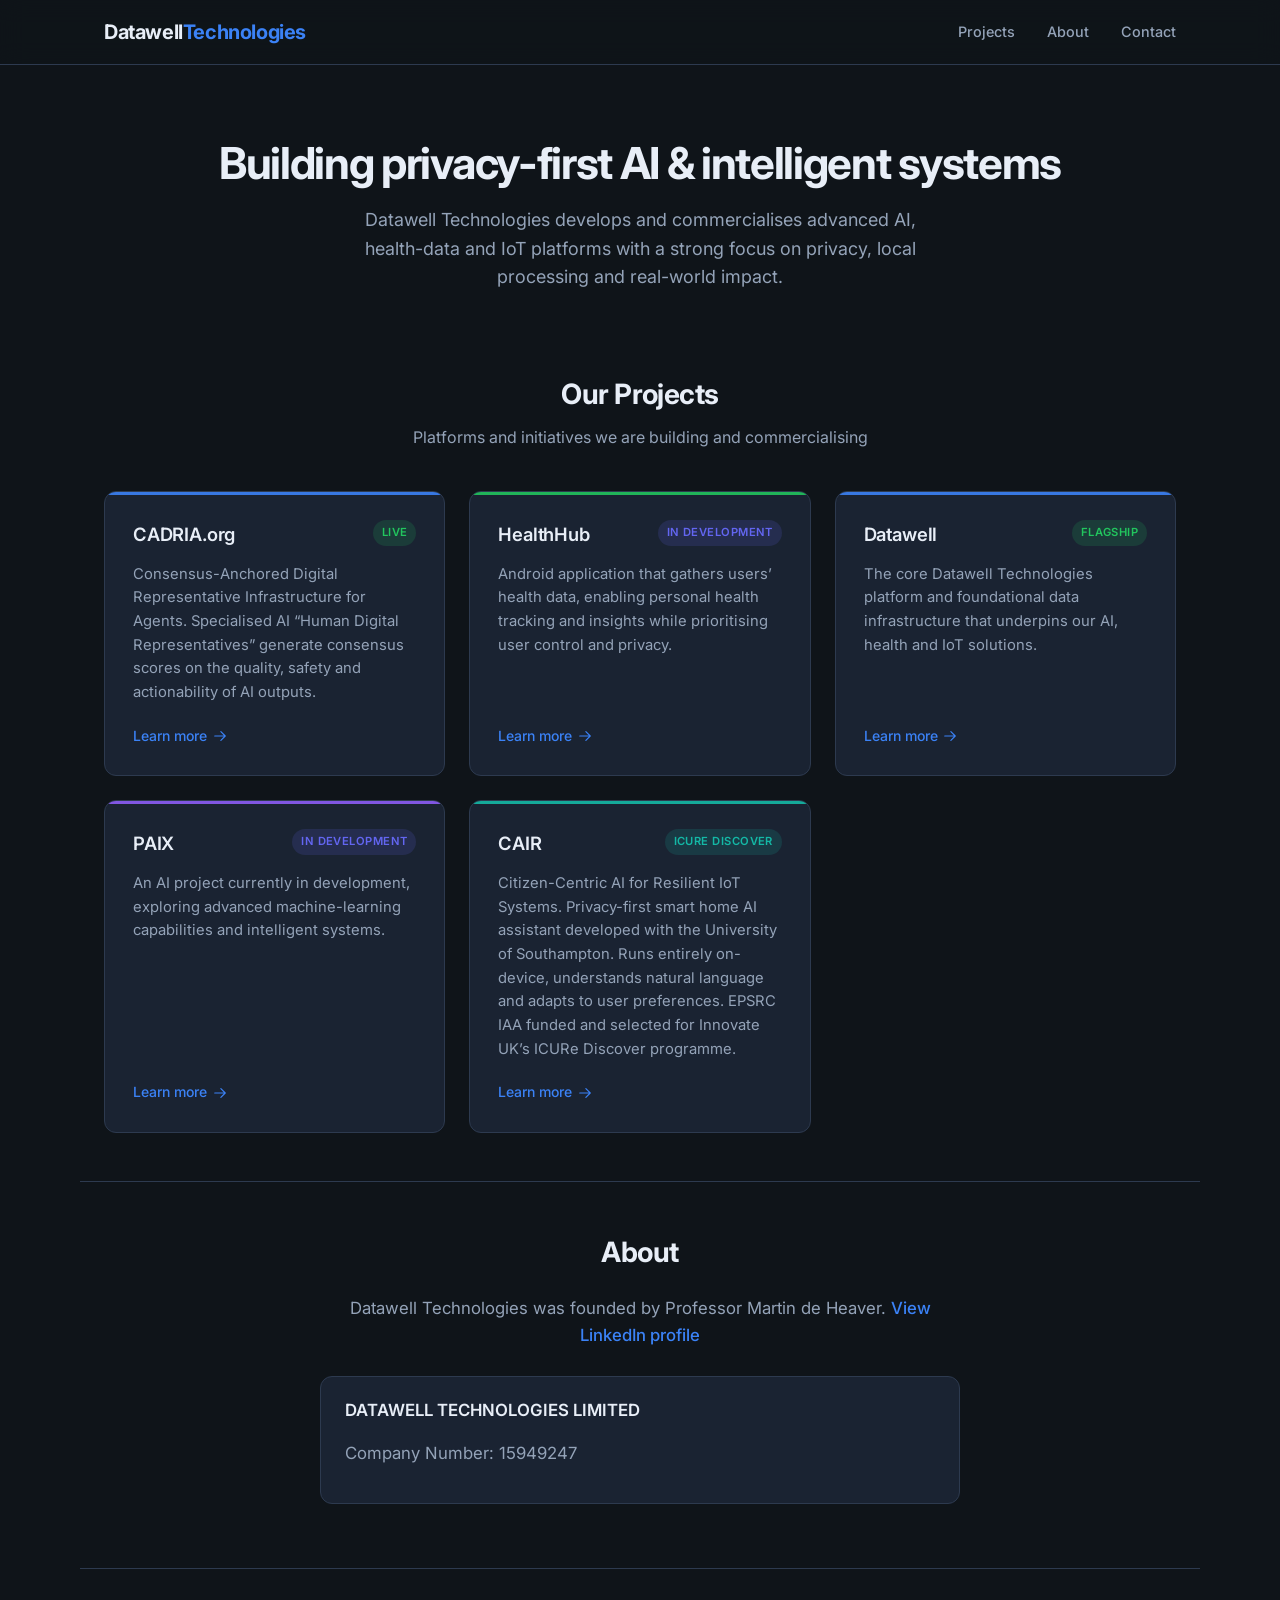
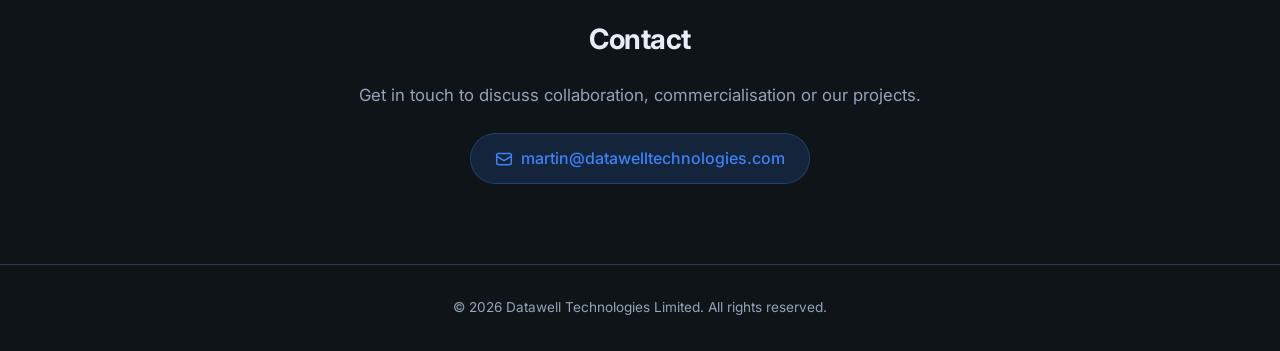
<file: index.html>
<!DOCTYPE html>
<html lang="en">
<head>
  <meta charset="UTF-8">
  <meta name="viewport" content="width=device-width, initial-scale=1.0">
  <title>Datawell Technologies</title>
  <meta name="description" content="Datawell Technologies – privacy-first AI, health data and intelligent systems.">
  <link rel="preconnect" href="https://fonts.googleapis.com">
  <link rel="preconnect" href="https://fonts.gstatic.com" crossorigin>
  <link href="https://fonts.googleapis.com/css2?family=Inter:wght@400;500;600;700&display=swap" rel="stylesheet">
  <link rel="stylesheet" href="styles.css">
</head>
<body>
  <header>
    <div class="nav">
      <a href="/" class="logo">Datawell<span>Technologies</span></a>
      <nav>
        <a href="#projects">Projects</a>
        <a href="#about">About</a>
        <a href="#contact">Contact</a>
      </nav>
    </div>
  </header>

  <section class="hero">
    <h1>Building privacy-first AI &amp; intelligent systems</h1>
    <p>Datawell Technologies develops and commercialises advanced AI, health-data and IoT platforms with a strong focus on privacy, local processing and real-world impact.</p>
  </section>

  <section class="projects" id="projects">
    <div class="section-header">
      <h2>Our Projects</h2>
      <p>Platforms and initiatives we are building and commercialising</p>
    </div>

    <div class="grid">
      <!-- CADRIA -->
      <article class="card cadria">
        <div class="card-header">
          <h3>CADRIA.org</h3>
          <span class="badge live">Live</span>
        </div>
        <p>Consensus-Anchored Digital Representative Infrastructure for Agents. Specialised AI “Human Digital Representatives” generate consensus scores on the quality, safety and actionability of AI outputs.</p>
        <a href="cadria.html" class="card-link">
          Learn more
          <svg xmlns="http://www.w3.org/2000/svg" fill="none" viewBox="0 0 24 24" stroke="currentColor" stroke-width="2">
            <path stroke-linecap="round" stroke-linejoin="round" d="M13.5 4.5 21 12m0 0-7.5 7.5M21 12H3" />
          </svg>
        </a>
      </article>

      <!-- HealthHub -->
      <article class="card healthhub">
        <div class="card-header">
          <h3>HealthHub</h3>
          <span class="badge dev">In development</span>
        </div>
        <p>Android application that gathers users’ health data, enabling personal health tracking and insights while prioritising user control and privacy.</p>
        <a href="healthhub.html" class="card-link">
          Learn more
          <svg xmlns="http://www.w3.org/2000/svg" fill="none" viewBox="0 0 24 24" stroke="currentColor" stroke-width="2">
            <path stroke-linecap="round" stroke-linejoin="round" d="M13.5 4.5 21 12m0 0-7.5 7.5M21 12H3" />
          </svg>
        </a>
      </article>

      <!-- Datawell -->
      <article class="card datawell">
        <div class="card-header">
          <h3>Datawell</h3>
          <span class="badge live">Flagship</span>
        </div>
        <p>The core Datawell Technologies platform and foundational data infrastructure that underpins our AI, health and IoT solutions.</p>
        <a href="datawell.html" class="card-link">
          Learn more
          <svg xmlns="http://www.w3.org/2000/svg" fill="none" viewBox="0 0 24 24" stroke="currentColor" stroke-width="2">
            <path stroke-linecap="round" stroke-linejoin="round" d="M13.5 4.5 21 12m0 0-7.5 7.5M21 12H3" />
          </svg>
        </a>
      </article>

      <!-- PAIX -->
      <article class="card paix">
        <div class="card-header">
          <h3>PAIX</h3>
          <span class="badge dev">In development</span>
        </div>
        <p>An AI project currently in development, exploring advanced machine-learning capabilities and intelligent systems.</p>
        <a href="paix.html" class="card-link">
          Learn more
          <svg xmlns="http://www.w3.org/2000/svg" fill="none" viewBox="0 0 24 24" stroke="currentColor" stroke-width="2">
            <path stroke-linecap="round" stroke-linejoin="round" d="M13.5 4.5 21 12m0 0-7.5 7.5M21 12H3" />
          </svg>
        </a>
      </article>

      <!-- CAIR -->
      <article class="card cair">
        <div class="card-header">
          <h3>CAIR</h3>
          <span class="badge partner">ICURe Discover</span>
        </div>
        <p>Citizen-Centric AI for Resilient IoT Systems. Privacy-first smart home AI assistant developed with the University of Southampton. Runs entirely on-device, understands natural language and adapts to user preferences. EPSRC IAA funded and selected for Innovate UK’s ICURe Discover programme.</p>
        <a href="cair.html" class="card-link">
          Learn more
          <svg xmlns="http://www.w3.org/2000/svg" fill="none" viewBox="0 0 24 24" stroke="currentColor" stroke-width="2">
            <path stroke-linecap="round" stroke-linejoin="round" d="M13.5 4.5 21 12m0 0-7.5 7.5M21 12H3" />
          </svg>
        </a>
      </article>
    </div>
  </section>

  <section class="about" id="about">
    <div class="content-block">
      <h2>About</h2>
      <p>
        Datawell Technologies was founded by Professor Martin de Heaver.
        <a href="https://www.linkedin.com/in/martin-de-heaver-79b78a162/" target="_blank" rel="noopener">View LinkedIn profile</a>
      </p>
      <div class="company-details">
        <p><strong>DATAWELL TECHNOLOGIES LIMITED</strong></p>
        <p>Company Number: 15949247</p>
      </div>
    </div>
  </section>

  <section class="contact" id="contact">
    <div class="content-block">
      <h2>Contact</h2>
      <p>Get in touch to discuss collaboration, commercialisation or our projects.</p>
      <a href="mailto:martin@datawelltechnologies.com" class="email-link">
        <svg xmlns="http://www.w3.org/2000/svg" fill="none" viewBox="0 0 24 24" stroke="currentColor" stroke-width="2">
          <path stroke-linecap="round" stroke-linejoin="round" d="M21.75 6.75v10.5a2.25 2.25 0 01-2.25 2.25h-15a2.25 2.25 0 01-2.25-2.25V6.75m19.5 0A2.25 2.25 0 0019.5 4.5h-15a2.25 2.25 0 00-2.25 2.25m19.5 0v.243a2.25 2.25 0 01-1.07 1.916l-7.5 4.615a2.25 2.25 0 01-2.36 0L3.32 8.91a2.25 2.25 0 01-1.07-1.916V6.75" />
        </svg>
        martin@datawelltechnologies.com
      </a>
    </div>
  </section>

  <footer>
    <p>&copy; 2026 Datawell Technologies Limited. All rights reserved.</p>
  </footer>
</body>
</html>
</file>
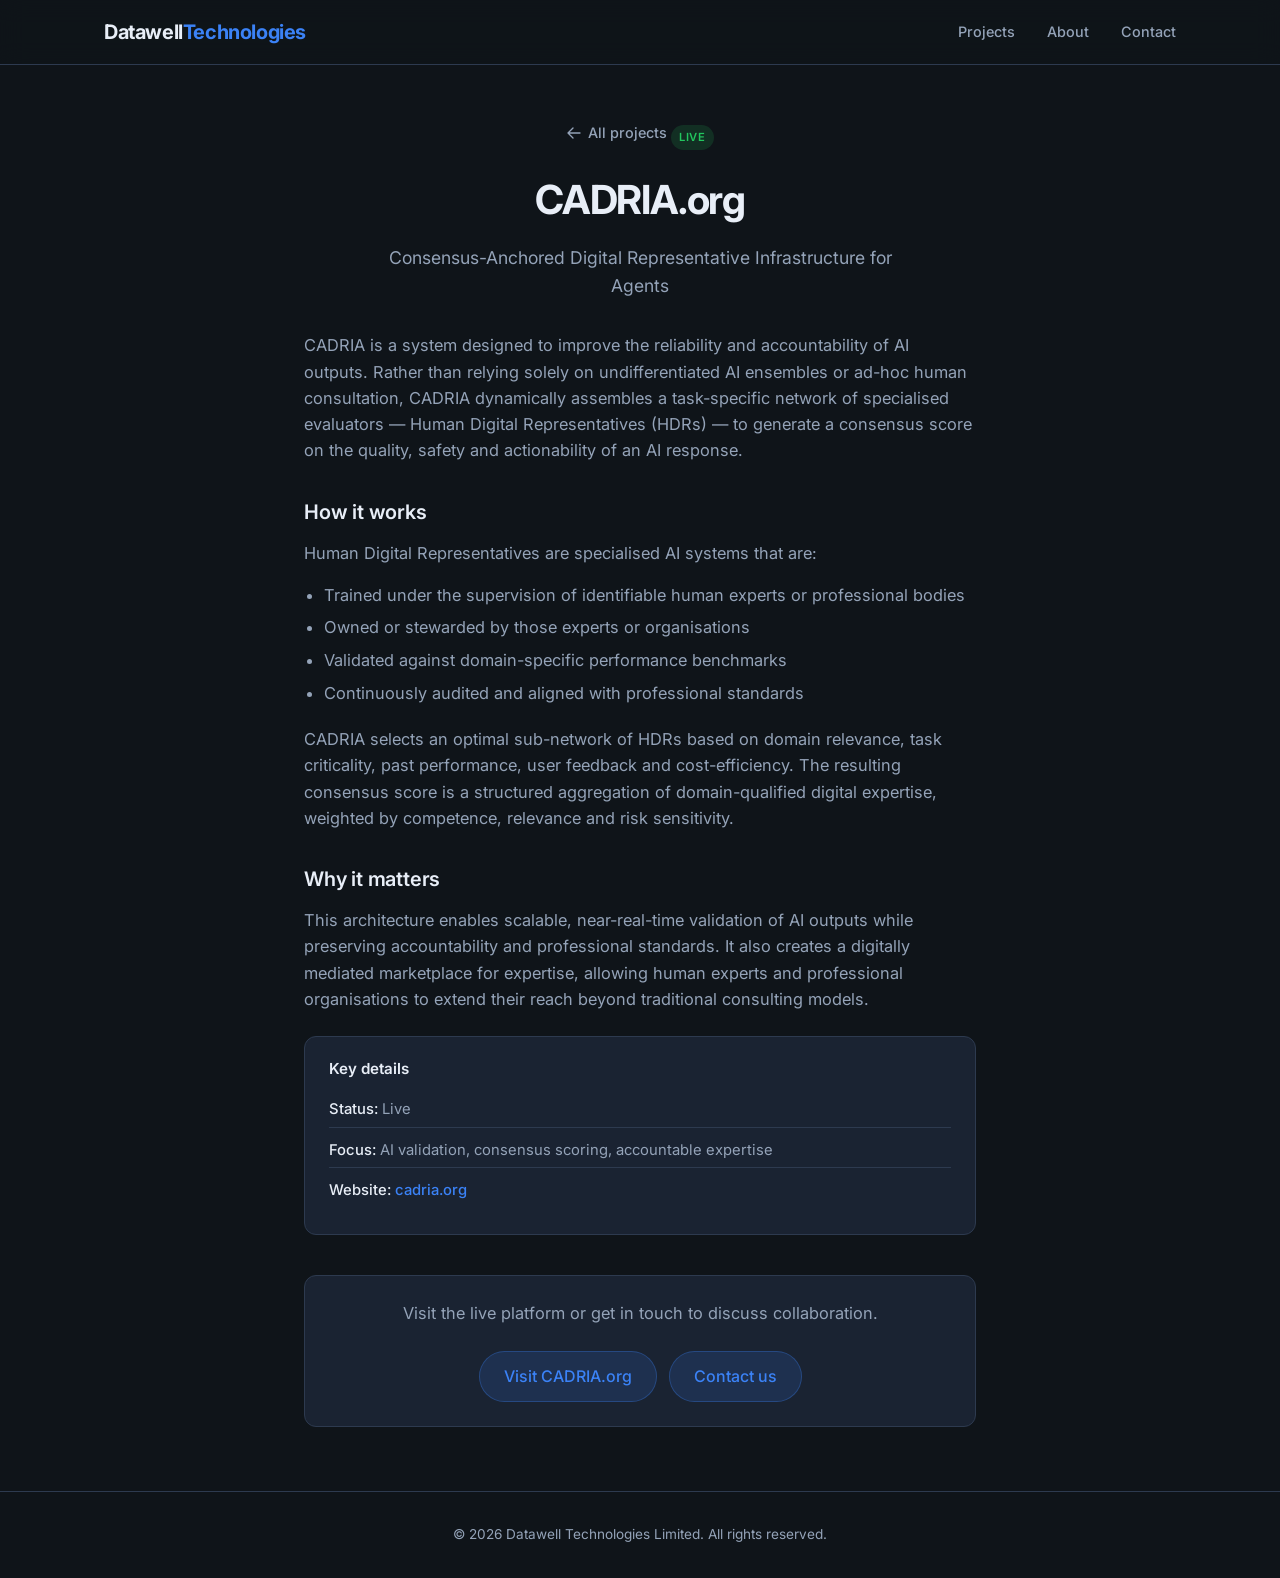
<file: cadria.html>
<!DOCTYPE html>
<html lang="en">
<head>
  <meta charset="UTF-8">
  <meta name="viewport" content="width=device-width, initial-scale=1.0">
  <title>CADRIA.org | Datawell Technologies</title>
  <meta name="description" content="CADRIA – Consensus-Anchored Digital Representative Infrastructure for Agents.">
  <link rel="preconnect" href="https://fonts.googleapis.com">
  <link rel="preconnect" href="https://fonts.gstatic.com" crossorigin>
  <link href="https://fonts.googleapis.com/css2?family=Inter:wght@400;500;600;700&display=swap" rel="stylesheet">
  <link rel="stylesheet" href="styles.css">
</head>
<body>
  <header>
    <div class="nav">
      <a href="index.html" class="logo">Datawell<span>Technologies</span></a>
      <nav>
        <a href="index.html#projects">Projects</a>
        <a href="index.html#about">About</a>
        <a href="index.html#contact">Contact</a>
      </nav>
    </div>
  </header>

  <section class="project-hero">
    <a href="index.html#projects" class="back-link">
      <svg xmlns="http://www.w3.org/2000/svg" fill="none" viewBox="0 0 24 24" stroke="currentColor" stroke-width="2">
        <path stroke-linecap="round" stroke-linejoin="round" d="M10.5 19.5 3 12m0 0 7.5-7.5M3 12h18" />
      </svg>
      All projects
    </a>
    <span class="badge live">Live</span>
    <h1>CADRIA.org</h1>
    <p class="subtitle">Consensus-Anchored Digital Representative Infrastructure for Agents</p>
  </section>

  <div class="project-content">
    <p>CADRIA is a system designed to improve the reliability and accountability of AI outputs. Rather than relying solely on undifferentiated AI ensembles or ad-hoc human consultation, CADRIA dynamically assembles a task-specific network of specialised evaluators — Human Digital Representatives (HDRs) — to generate a consensus score on the quality, safety and actionability of an AI response.</p>

    <h2>How it works</h2>
    <p>Human Digital Representatives are specialised AI systems that are:</p>
    <ul>
      <li>Trained under the supervision of identifiable human experts or professional bodies</li>
      <li>Owned or stewarded by those experts or organisations</li>
      <li>Validated against domain-specific performance benchmarks</li>
      <li>Continuously audited and aligned with professional standards</li>
    </ul>
    <p>CADRIA selects an optimal sub-network of HDRs based on domain relevance, task criticality, past performance, user feedback and cost-efficiency. The resulting consensus score is a structured aggregation of domain-qualified digital expertise, weighted by competence, relevance and risk sensitivity.</p>

    <h2>Why it matters</h2>
    <p>This architecture enables scalable, near-real-time validation of AI outputs while preserving accountability and professional standards. It also creates a digitally mediated marketplace for expertise, allowing human experts and professional organisations to extend their reach beyond traditional consulting models.</p>

    <div class="key-details">
      <h3>Key details</h3>
      <ul>
        <li><strong>Status:</strong> Live</li>
        <li><strong>Focus:</strong> AI validation, consensus scoring, accountable expertise</li>
        <li><strong>Website:</strong> <a href="https://cadria.org" target="_blank" rel="noopener">cadria.org</a></li>
      </ul>
    </div>

    <div class="cta-box">
      <p>Visit the live platform or get in touch to discuss collaboration.</p>
      <a href="https://cadria.org" class="email-link" target="_blank" rel="noopener">Visit CADRIA.org</a>
      &nbsp;
      <a href="mailto:martin@datawelltechnologies.com" class="email-link">Contact us</a>
    </div>
  </div>

  <footer>
    <p>&copy; 2026 Datawell Technologies Limited. All rights reserved.</p>
  </footer>
</body>
</html>
</file>
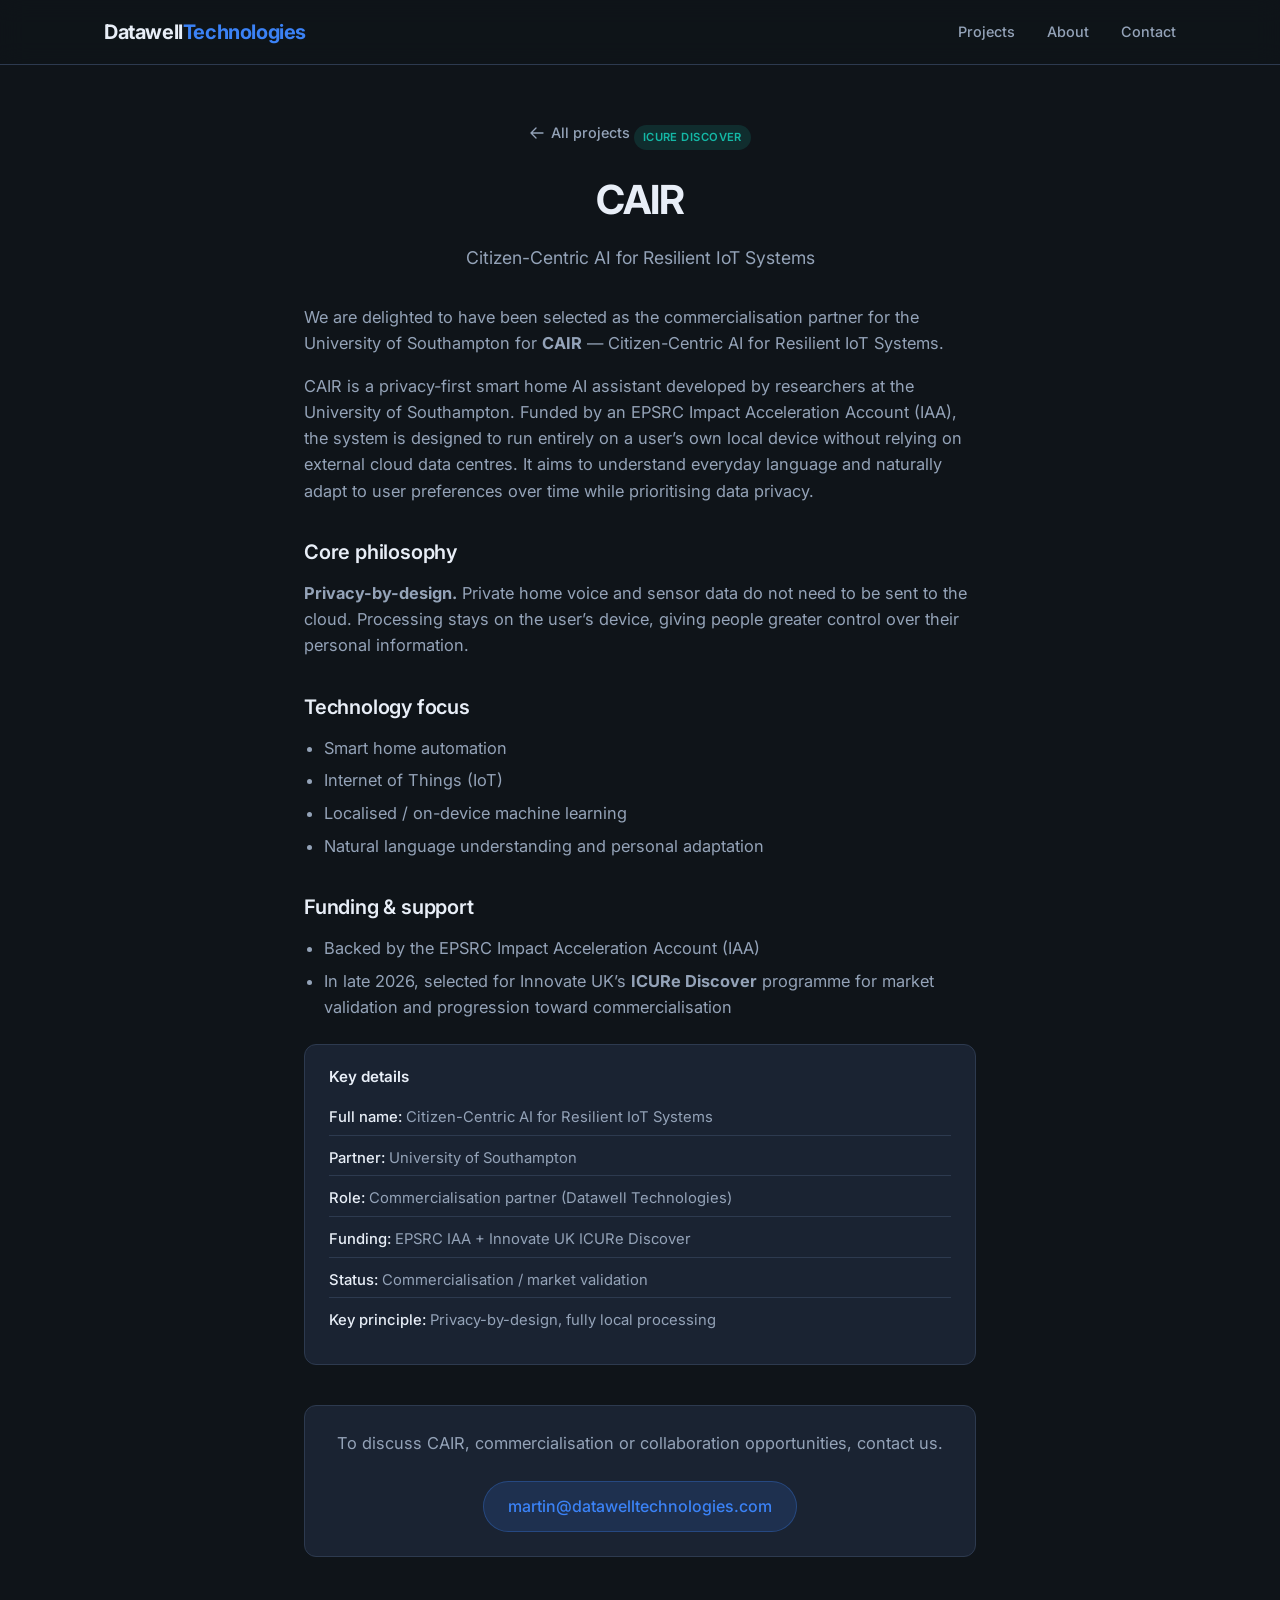
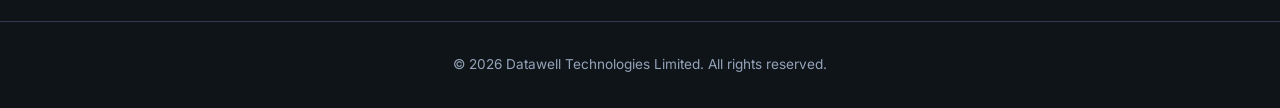
<file: cair.html>
<!DOCTYPE html>
<html lang="en">
<head>
  <meta charset="UTF-8">
  <meta name="viewport" content="width=device-width, initial-scale=1.0">
  <title>CAIR | Datawell Technologies</title>
  <meta name="description" content="CAIR – Citizen-Centric AI for Resilient IoT Systems. Privacy-first smart home AI assistant with the University of Southampton.">
  <link rel="preconnect" href="https://fonts.googleapis.com">
  <link rel="preconnect" href="https://fonts.gstatic.com" crossorigin>
  <link href="https://fonts.googleapis.com/css2?family=Inter:wght@400;500;600;700&display=swap" rel="stylesheet">
  <link rel="stylesheet" href="styles.css">
</head>
<body>
  <header>
    <div class="nav">
      <a href="index.html" class="logo">Datawell<span>Technologies</span></a>
      <nav>
        <a href="index.html#projects">Projects</a>
        <a href="index.html#about">About</a>
        <a href="index.html#contact">Contact</a>
      </nav>
    </div>
  </header>

  <section class="project-hero">
    <a href="index.html#projects" class="back-link">
      <svg xmlns="http://www.w3.org/2000/svg" fill="none" viewBox="0 0 24 24" stroke="currentColor" stroke-width="2">
        <path stroke-linecap="round" stroke-linejoin="round" d="M10.5 19.5 3 12m0 0 7.5-7.5M3 12h18" />
      </svg>
      All projects
    </a>
    <span class="badge partner">ICURe Discover</span>
    <h1>CAIR</h1>
    <p class="subtitle">Citizen-Centric AI for Resilient IoT Systems</p>
  </section>

  <div class="project-content">
    <p>We are delighted to have been selected as the commercialisation partner for the University of Southampton for <strong>CAIR</strong> — Citizen-Centric AI for Resilient IoT Systems.</p>

    <p>CAIR is a privacy-first smart home AI assistant developed by researchers at the University of Southampton. Funded by an EPSRC Impact Acceleration Account (IAA), the system is designed to run entirely on a user’s own local device without relying on external cloud data centres. It aims to understand everyday language and naturally adapt to user preferences over time while prioritising data privacy.</p>

    <h2>Core philosophy</h2>
    <p><strong>Privacy-by-design.</strong> Private home voice and sensor data do not need to be sent to the cloud. Processing stays on the user’s device, giving people greater control over their personal information.</p>

    <h2>Technology focus</h2>
    <ul>
      <li>Smart home automation</li>
      <li>Internet of Things (IoT)</li>
      <li>Localised / on-device machine learning</li>
      <li>Natural language understanding and personal adaptation</li>
    </ul>

    <h2>Funding &amp; support</h2>
    <ul>
      <li>Backed by the EPSRC Impact Acceleration Account (IAA)</li>
      <li>In late 2026, selected for Innovate UK’s <strong>ICURe Discover</strong> programme for market validation and progression toward commercialisation</li>
    </ul>

    <div class="key-details">
      <h3>Key details</h3>
      <ul>
        <li><strong>Full name:</strong> Citizen-Centric AI for Resilient IoT Systems</li>
        <li><strong>Partner:</strong> University of Southampton</li>
        <li><strong>Role:</strong> Commercialisation partner (Datawell Technologies)</li>
        <li><strong>Funding:</strong> EPSRC IAA + Innovate UK ICURe Discover</li>
        <li><strong>Status:</strong> Commercialisation / market validation</li>
        <li><strong>Key principle:</strong> Privacy-by-design, fully local processing</li>
      </ul>
    </div>

    <div class="cta-box">
      <p>To discuss CAIR, commercialisation or collaboration opportunities, contact us.</p>
      <a href="mailto:martin@datawelltechnologies.com" class="email-link">martin@datawelltechnologies.com</a>
    </div>
  </div>

  <footer>
    <p>&copy; 2026 Datawell Technologies Limited. All rights reserved.</p>
  </footer>
</body>
</html>
</file>
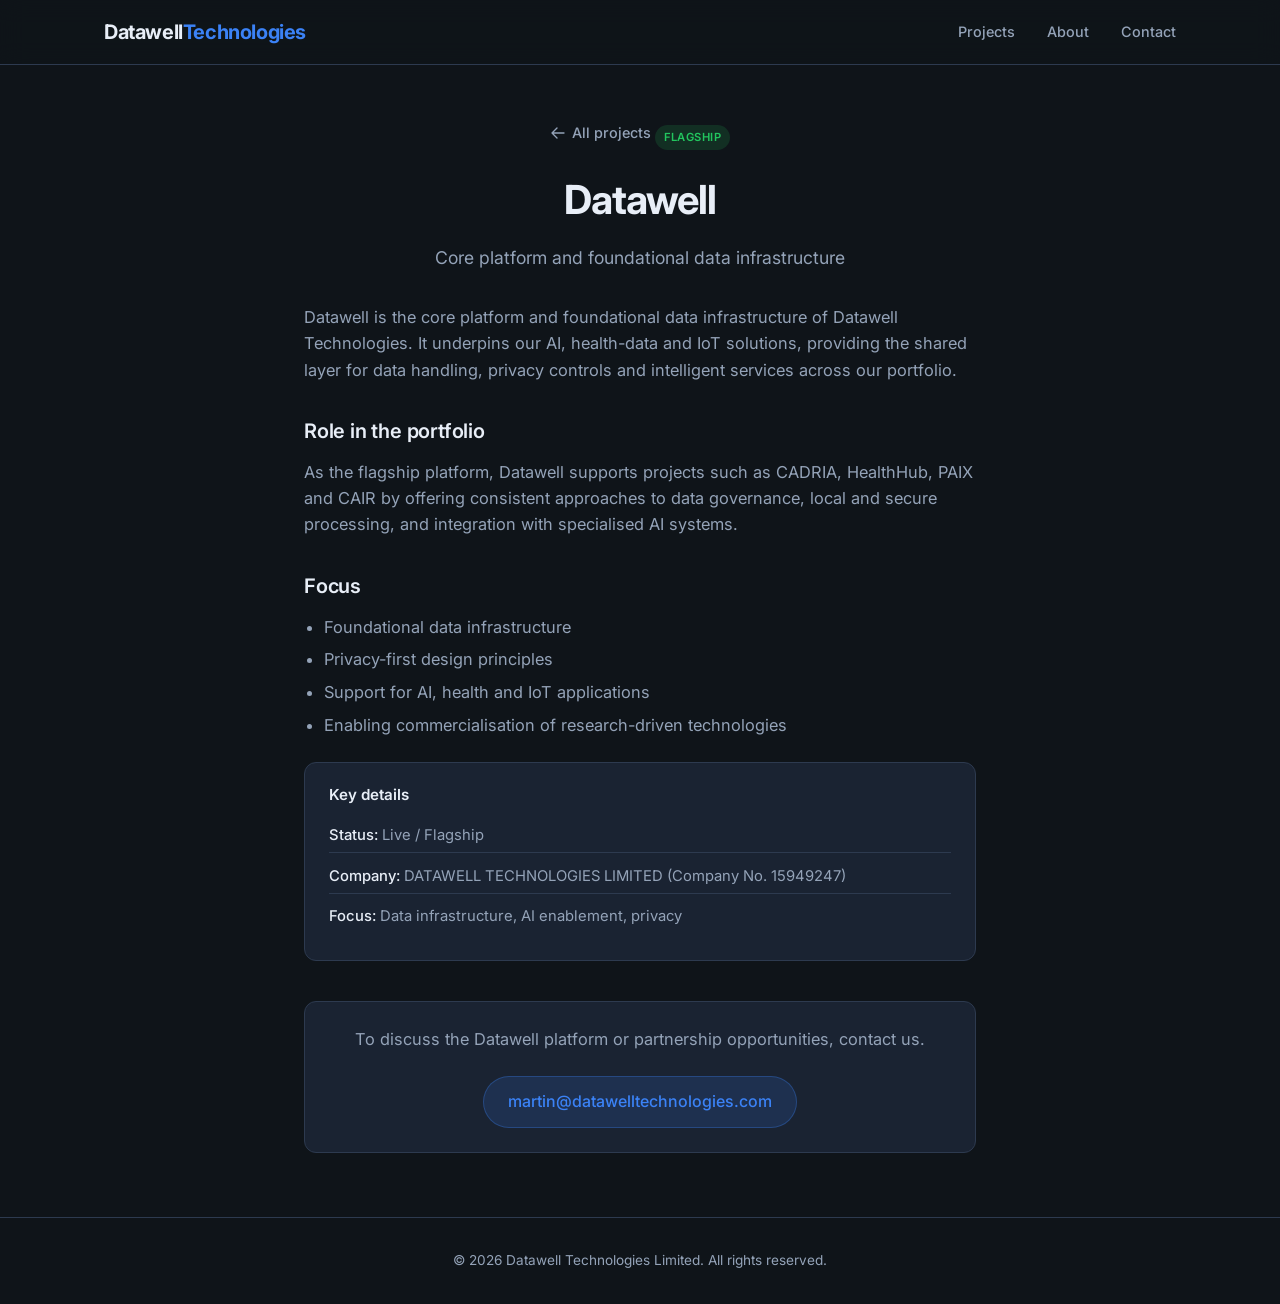
<file: datawell.html>
<!DOCTYPE html>
<html lang="en">
<head>
  <meta charset="UTF-8">
  <meta name="viewport" content="width=device-width, initial-scale=1.0">
  <title>Datawell Platform | Datawell Technologies</title>
  <meta name="description" content="Datawell – core platform and foundational data infrastructure.">
  <link rel="preconnect" href="https://fonts.googleapis.com">
  <link rel="preconnect" href="https://fonts.gstatic.com" crossorigin>
  <link href="https://fonts.googleapis.com/css2?family=Inter:wght@400;500;600;700&display=swap" rel="stylesheet">
  <link rel="stylesheet" href="styles.css">
</head>
<body>
  <header>
    <div class="nav">
      <a href="index.html" class="logo">Datawell<span>Technologies</span></a>
      <nav>
        <a href="index.html#projects">Projects</a>
        <a href="index.html#about">About</a>
        <a href="index.html#contact">Contact</a>
      </nav>
    </div>
  </header>

  <section class="project-hero">
    <a href="index.html#projects" class="back-link">
      <svg xmlns="http://www.w3.org/2000/svg" fill="none" viewBox="0 0 24 24" stroke="currentColor" stroke-width="2">
        <path stroke-linecap="round" stroke-linejoin="round" d="M10.5 19.5 3 12m0 0 7.5-7.5M3 12h18" />
      </svg>
      All projects
    </a>
    <span class="badge live">Flagship</span>
    <h1>Datawell</h1>
    <p class="subtitle">Core platform and foundational data infrastructure</p>
  </section>

  <div class="project-content">
    <p>Datawell is the core platform and foundational data infrastructure of Datawell Technologies. It underpins our AI, health-data and IoT solutions, providing the shared layer for data handling, privacy controls and intelligent services across our portfolio.</p>

    <h2>Role in the portfolio</h2>
    <p>As the flagship platform, Datawell supports projects such as CADRIA, HealthHub, PAIX and CAIR by offering consistent approaches to data governance, local and secure processing, and integration with specialised AI systems.</p>

    <h2>Focus</h2>
    <ul>
      <li>Foundational data infrastructure</li>
      <li>Privacy-first design principles</li>
      <li>Support for AI, health and IoT applications</li>
      <li>Enabling commercialisation of research-driven technologies</li>
    </ul>

    <div class="key-details">
      <h3>Key details</h3>
      <ul>
        <li><strong>Status:</strong> Live / Flagship</li>
        <li><strong>Company:</strong> DATAWELL TECHNOLOGIES LIMITED (Company No. 15949247)</li>
        <li><strong>Focus:</strong> Data infrastructure, AI enablement, privacy</li>
      </ul>
    </div>

    <div class="cta-box">
      <p>To discuss the Datawell platform or partnership opportunities, contact us.</p>
      <a href="mailto:martin@datawelltechnologies.com" class="email-link">martin@datawelltechnologies.com</a>
    </div>
  </div>

  <footer>
    <p>&copy; 2026 Datawell Technologies Limited. All rights reserved.</p>
  </footer>
</body>
</html>
</file>
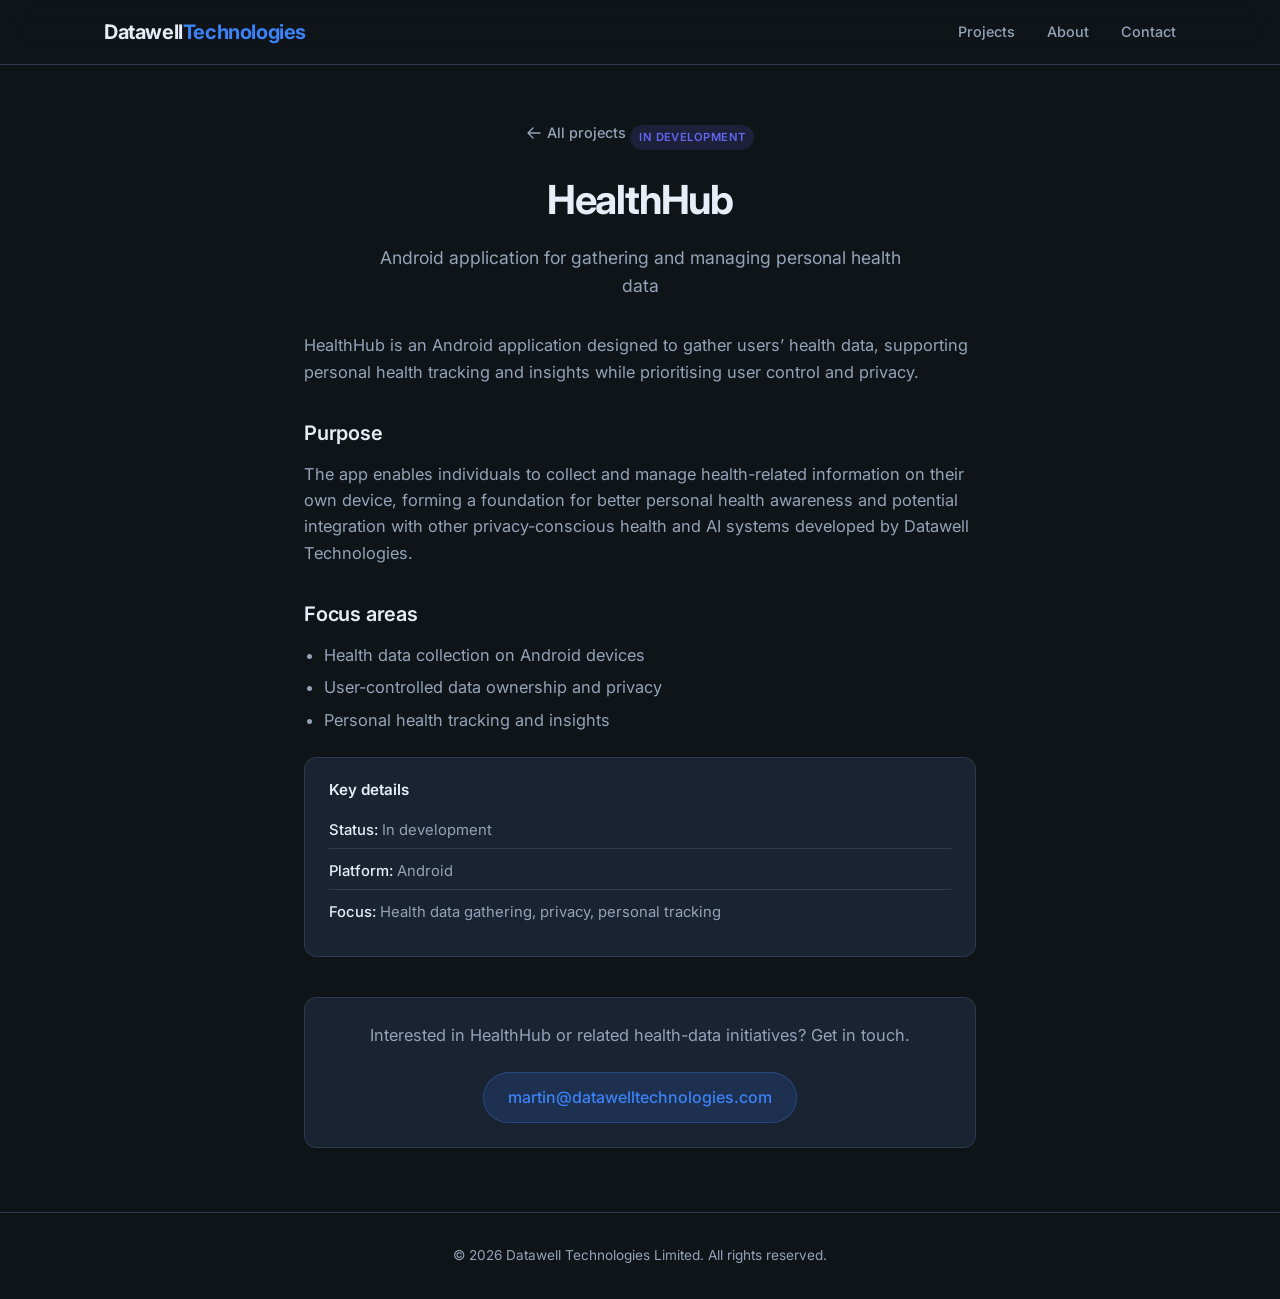
<file: healthhub.html>
<!DOCTYPE html>
<html lang="en">
<head>
  <meta charset="UTF-8">
  <meta name="viewport" content="width=device-width, initial-scale=1.0">
  <title>HealthHub | Datawell Technologies</title>
  <meta name="description" content="HealthHub – Android application that gathers users’ health data.">
  <link rel="preconnect" href="https://fonts.googleapis.com">
  <link rel="preconnect" href="https://fonts.gstatic.com" crossorigin>
  <link href="https://fonts.googleapis.com/css2?family=Inter:wght@400;500;600;700&display=swap" rel="stylesheet">
  <link rel="stylesheet" href="styles.css">
</head>
<body>
  <header>
    <div class="nav">
      <a href="index.html" class="logo">Datawell<span>Technologies</span></a>
      <nav>
        <a href="index.html#projects">Projects</a>
        <a href="index.html#about">About</a>
        <a href="index.html#contact">Contact</a>
      </nav>
    </div>
  </header>

  <section class="project-hero">
    <a href="index.html#projects" class="back-link">
      <svg xmlns="http://www.w3.org/2000/svg" fill="none" viewBox="0 0 24 24" stroke="currentColor" stroke-width="2">
        <path stroke-linecap="round" stroke-linejoin="round" d="M10.5 19.5 3 12m0 0 7.5-7.5M3 12h18" />
      </svg>
      All projects
    </a>
    <span class="badge dev">In development</span>
    <h1>HealthHub</h1>
    <p class="subtitle">Android application for gathering and managing personal health data</p>
  </section>

  <div class="project-content">
    <p>HealthHub is an Android application designed to gather users’ health data, supporting personal health tracking and insights while prioritising user control and privacy.</p>

    <h2>Purpose</h2>
    <p>The app enables individuals to collect and manage health-related information on their own device, forming a foundation for better personal health awareness and potential integration with other privacy-conscious health and AI systems developed by Datawell Technologies.</p>

    <h2>Focus areas</h2>
    <ul>
      <li>Health data collection on Android devices</li>
      <li>User-controlled data ownership and privacy</li>
      <li>Personal health tracking and insights</li>
    </ul>

    <div class="key-details">
      <h3>Key details</h3>
      <ul>
        <li><strong>Status:</strong> In development</li>
        <li><strong>Platform:</strong> Android</li>
        <li><strong>Focus:</strong> Health data gathering, privacy, personal tracking</li>
      </ul>
    </div>

    <div class="cta-box">
      <p>Interested in HealthHub or related health-data initiatives? Get in touch.</p>
      <a href="mailto:martin@datawelltechnologies.com" class="email-link">martin@datawelltechnologies.com</a>
    </div>
  </div>

  <footer>
    <p>&copy; 2026 Datawell Technologies Limited. All rights reserved.</p>
  </footer>
</body>
</html>
</file>
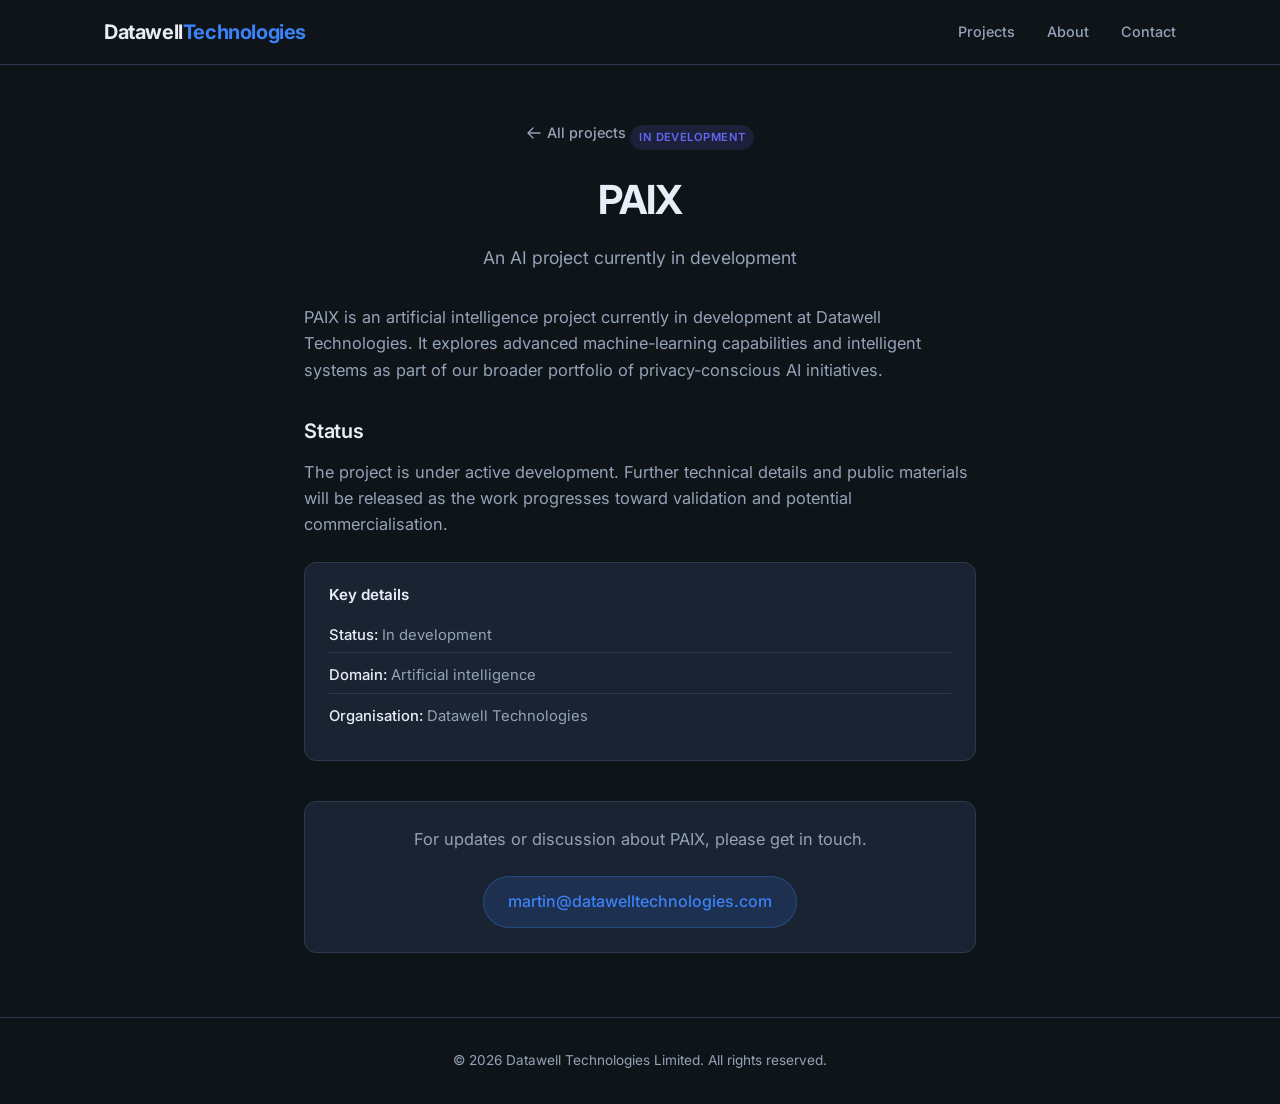
<file: paix.html>
<!DOCTYPE html>
<html lang="en">
<head>
  <meta charset="UTF-8">
  <meta name="viewport" content="width=device-width, initial-scale=1.0">
  <title>PAIX | Datawell Technologies</title>
  <meta name="description" content="PAIX – an AI project currently in development by Datawell Technologies.">
  <link rel="preconnect" href="https://fonts.googleapis.com">
  <link rel="preconnect" href="https://fonts.gstatic.com" crossorigin>
  <link href="https://fonts.googleapis.com/css2?family=Inter:wght@400;500;600;700&display=swap" rel="stylesheet">
  <link rel="stylesheet" href="styles.css">
</head>
<body>
  <header>
    <div class="nav">
      <a href="index.html" class="logo">Datawell<span>Technologies</span></a>
      <nav>
        <a href="index.html#projects">Projects</a>
        <a href="index.html#about">About</a>
        <a href="index.html#contact">Contact</a>
      </nav>
    </div>
  </header>

  <section class="project-hero">
    <a href="index.html#projects" class="back-link">
      <svg xmlns="http://www.w3.org/2000/svg" fill="none" viewBox="0 0 24 24" stroke="currentColor" stroke-width="2">
        <path stroke-linecap="round" stroke-linejoin="round" d="M10.5 19.5 3 12m0 0 7.5-7.5M3 12h18" />
      </svg>
      All projects
    </a>
    <span class="badge dev">In development</span>
    <h1>PAIX</h1>
    <p class="subtitle">An AI project currently in development</p>
  </section>

  <div class="project-content">
    <p>PAIX is an artificial intelligence project currently in development at Datawell Technologies. It explores advanced machine-learning capabilities and intelligent systems as part of our broader portfolio of privacy-conscious AI initiatives.</p>

    <h2>Status</h2>
    <p>The project is under active development. Further technical details and public materials will be released as the work progresses toward validation and potential commercialisation.</p>

    <div class="key-details">
      <h3>Key details</h3>
      <ul>
        <li><strong>Status:</strong> In development</li>
        <li><strong>Domain:</strong> Artificial intelligence</li>
        <li><strong>Organisation:</strong> Datawell Technologies</li>
      </ul>
    </div>

    <div class="cta-box">
      <p>For updates or discussion about PAIX, please get in touch.</p>
      <a href="mailto:martin@datawelltechnologies.com" class="email-link">martin@datawelltechnologies.com</a>
    </div>
  </div>

  <footer>
    <p>&copy; 2026 Datawell Technologies Limited. All rights reserved.</p>
  </footer>
</body>
</html>
</file>
<file: styles.css>
:root {
      --bg: #0f1419;
      --surface: #1a2332;
      --surface-hover: #243044;
      --border: #2d3a4f;
      --text: #e8eef7;
      --text-muted: #94a3b8;
      --accent: #3b82f6;
      --accent-soft: rgba(59, 130, 246, 0.15);
      --teal: #14b8a6;
      --green: #22c55e;
      --indigo: #6366f1;
      --purple: #8b5cf6;
      --radius: 12px;
      --shadow: 0 4px 24px rgba(0, 0, 0, 0.25);
    }

    * {
      margin: 0;
      padding: 0;
      box-sizing: border-box;
    }

    body {
      font-family: 'Inter', system-ui, -apple-system, sans-serif;
      background: var(--bg);
      color: var(--text);
      line-height: 1.6;
      -webkit-font-smoothing: antialiased;
    }

    /* Header */
    header {
      border-bottom: 1px solid var(--border);
      background: rgba(15, 20, 25, 0.85);
      backdrop-filter: blur(12px);
      position: sticky;
      top: 0;
      z-index: 100;
    }

    .nav {
      max-width: 1120px;
      margin: 0 auto;
      padding: 1rem 1.5rem;
      display: flex;
      align-items: center;
      justify-content: space-between;
    }

    .logo {
      font-weight: 700;
      font-size: 1.25rem;
      letter-spacing: -0.02em;
      color: var(--text);
      text-decoration: none;
    }

    .logo span {
      color: var(--accent);
    }

    nav a {
      color: var(--text-muted);
      text-decoration: none;
      font-size: 0.9rem;
      font-weight: 500;
      margin-left: 1.75rem;
      transition: color 0.2s;
    }

    nav a:hover {
      color: var(--text);
    }

    /* Hero */
    .hero {
      max-width: 1120px;
      margin: 0 auto;
      padding: 4.5rem 1.5rem 3rem;
      text-align: center;
    }

    .hero h1 {
      font-size: clamp(2rem, 5vw, 2.75rem);
      font-weight: 700;
      letter-spacing: -0.03em;
      line-height: 1.2;
      margin-bottom: 1rem;
    }

    .hero p {
      font-size: 1.125rem;
      color: var(--text-muted);
      max-width: 560px;
      margin: 0 auto;
    }

    /* Projects Section */
    .projects {
      max-width: 1120px;
      margin: 0 auto;
      padding: 2rem 1.5rem 3rem;
    }

    .section-header {
      margin-bottom: 2.5rem;
      text-align: center;
    }

    .section-header h2 {
      font-size: 1.75rem;
      font-weight: 700;
      letter-spacing: -0.02em;
      margin-bottom: 0.5rem;
    }

    .section-header p {
      color: var(--text-muted);
      font-size: 1rem;
    }

    .grid {
      display: grid;
      grid-template-columns: repeat(auto-fill, minmax(320px, 1fr));
      gap: 1.5rem;
    }

    /* Card */
    .card {
      background: var(--surface);
      border: 1px solid var(--border);
      border-radius: var(--radius);
      padding: 1.75rem;
      display: flex;
      flex-direction: column;
      transition: background 0.2s, border-color 0.2s, transform 0.2s;
      position: relative;
      overflow: hidden;
    }

    .card::before {
      content: '';
      position: absolute;
      top: 0;
      left: 0;
      right: 0;
      height: 3px;
      background: var(--card-accent, var(--accent));
      opacity: 0.9;
    }

    .card:hover {
      background: var(--surface-hover);
      border-color: #3d4f6a;
      transform: translateY(-3px);
    }

    .card-header {
      display: flex;
      align-items: flex-start;
      justify-content: space-between;
      gap: 0.75rem;
      margin-bottom: 0.85rem;
    }

    .card h3 {
      font-size: 1.15rem;
      font-weight: 600;
      letter-spacing: -0.01em;
    }

    .badge {
      font-size: 0.7rem;
      font-weight: 600;
      text-transform: uppercase;
      letter-spacing: 0.04em;
      padding: 0.25rem 0.55rem;
      border-radius: 999px;
      white-space: nowrap;
      background: var(--accent-soft);
      color: var(--accent);
    }

    .badge.live {
      background: rgba(34, 197, 94, 0.15);
      color: var(--green);
    }

    .badge.dev {
      background: rgba(99, 102, 241, 0.15);
      color: var(--indigo);
    }

    .badge.partner {
      background: rgba(20, 184, 166, 0.15);
      color: var(--teal);
    }

    .card p {
      color: var(--text-muted);
      font-size: 0.925rem;
      flex-grow: 1;
      margin-bottom: 1.25rem;
    }

    .card-link {
      display: inline-flex;
      align-items: center;
      gap: 0.35rem;
      font-size: 0.875rem;
      font-weight: 500;
      color: var(--accent);
      text-decoration: none;
      transition: gap 0.2s;
    }

    .card-link:hover {
      gap: 0.5rem;
    }

    .card-link svg {
      width: 14px;
      height: 14px;
    }

    /* Accent colours per card */
    .card.cadria { --card-accent: #3b82f6; }
    .card.healthhub { --card-accent: #22c55e; }
    .card.datawell { --card-accent: #3b82f6; }
    .card.paix { --card-accent: #8b5cf6; }
    .card.cair { --card-accent: #14b8a6; }

    /* About & Contact sections */
    .about, .contact {
      max-width: 1120px;
      margin: 0 auto;
      padding: 3rem 1.5rem 4rem;
    }

    .about {
      border-top: 1px solid var(--border);
    }

    .contact {
      border-top: 1px solid var(--border);
      padding-bottom: 5rem;
    }

    .content-block {
      max-width: 640px;
      margin: 0 auto;
      text-align: center;
    }

    .content-block h2 {
      font-size: 1.75rem;
      font-weight: 700;
      letter-spacing: -0.02em;
      margin-bottom: 1.25rem;
    }

    .content-block p {
      color: var(--text-muted);
      font-size: 1.05rem;
      margin-bottom: 1rem;
    }

    .content-block a {
      color: var(--accent);
      text-decoration: none;
      font-weight: 500;
      transition: color 0.2s;
    }

    .content-block a:hover {
      color: #60a5fa;
      text-decoration: underline;
    }

    .company-details {
      margin-top: 1.75rem;
      padding: 1.25rem 1.5rem;
      background: var(--surface);
      border: 1px solid var(--border);
      border-radius: var(--radius);
      font-size: 0.925rem;
      color: var(--text-muted);
      text-align: left;
    }

    .company-details strong {
      color: var(--text);
      font-weight: 600;
    }

    .email-link {
      display: inline-flex;
      align-items: center;
      gap: 0.5rem;
      margin-top: 0.5rem;
      padding: 0.75rem 1.5rem;
      background: var(--accent-soft);
      border: 1px solid rgba(59, 130, 246, 0.3);
      border-radius: 999px;
      color: var(--accent);
      font-weight: 500;
      font-size: 1rem;
      text-decoration: none;
      transition: background 0.2s, border-color 0.2s;
    }

    .email-link:hover {
      background: rgba(59, 130, 246, 0.25);
      border-color: var(--accent);
      text-decoration: none;
    }

    .email-link svg {
      width: 18px;
      height: 18px;
    }

    /* Footer */
    footer {
      border-top: 1px solid var(--border);
      padding: 2rem 1.5rem;
      text-align: center;
      color: var(--text-muted);
      font-size: 0.85rem;
    }

    footer a {
      color: var(--text-muted);
      text-decoration: none;
    }

    footer a:hover {
      color: var(--text);
    }

    @media (max-width: 640px) {
      .grid {
        grid-template-columns: 1fr;
      }
      nav a {
        margin-left: 1rem;
        font-size: 0.85rem;
      }
    }

/* Project detail pages */
.project-hero {
  max-width: 800px;
  margin: 0 auto;
  padding: 3.5rem 1.5rem 2rem;
  text-align: center;
}

.project-hero .badge {
  display: inline-block;
  margin-bottom: 1rem;
}

.project-hero h1 {
  font-size: clamp(1.75rem, 4vw, 2.5rem);
  font-weight: 700;
  letter-spacing: -0.03em;
  margin-bottom: 0.75rem;
}

.project-hero .subtitle {
  color: var(--text-muted);
  font-size: 1.1rem;
  max-width: 560px;
  margin: 0 auto;
}

.project-content {
  max-width: 720px;
  margin: 0 auto;
  padding: 0 1.5rem 4rem;
}

.project-content h2 {
  font-size: 1.25rem;
  font-weight: 600;
  margin: 2rem 0 0.75rem;
  letter-spacing: -0.01em;
}

.project-content p {
  color: var(--text-muted);
  margin-bottom: 1rem;
  font-size: 1.025rem;
}

.project-content ul {
  color: var(--text-muted);
  margin: 0.75rem 0 1.25rem 1.25rem;
  font-size: 1.025rem;
}

.project-content li {
  margin-bottom: 0.4rem;
}

.project-content a {
  color: var(--accent);
  text-decoration: none;
  font-weight: 500;
}

.project-content a:hover {
  text-decoration: underline;
}

.back-link {
  display: inline-flex;
  align-items: center;
  gap: 0.35rem;
  color: var(--text-muted);
  text-decoration: none;
  font-size: 0.9rem;
  font-weight: 500;
  margin-bottom: 1.5rem;
  transition: color 0.2s;
}

.back-link:hover {
  color: var(--text);
}

.back-link svg {
  width: 16px;
  height: 16px;
}

.cta-box {
  margin-top: 2.5rem;
  padding: 1.5rem;
  background: var(--surface);
  border: 1px solid var(--border);
  border-radius: var(--radius);
  text-align: center;
}

.cta-box p {
  margin-bottom: 1rem;
}

.key-details {
  margin-top: 1.5rem;
  padding: 1.25rem 1.5rem;
  background: var(--surface);
  border: 1px solid var(--border);
  border-radius: var(--radius);
}

.key-details h3 {
  font-size: 0.95rem;
  font-weight: 600;
  margin-bottom: 0.75rem;
  color: var(--text);
}

.key-details ul {
  list-style: none;
  margin: 0;
  padding: 0;
}

.key-details li {
  color: var(--text-muted);
  font-size: 0.925rem;
  padding: 0.3rem 0;
  border-bottom: 1px solid var(--border);
}

.key-details li:last-child {
  border-bottom: none;
}

.key-details strong {
  color: var(--text);
  font-weight: 500;
}
</file>
